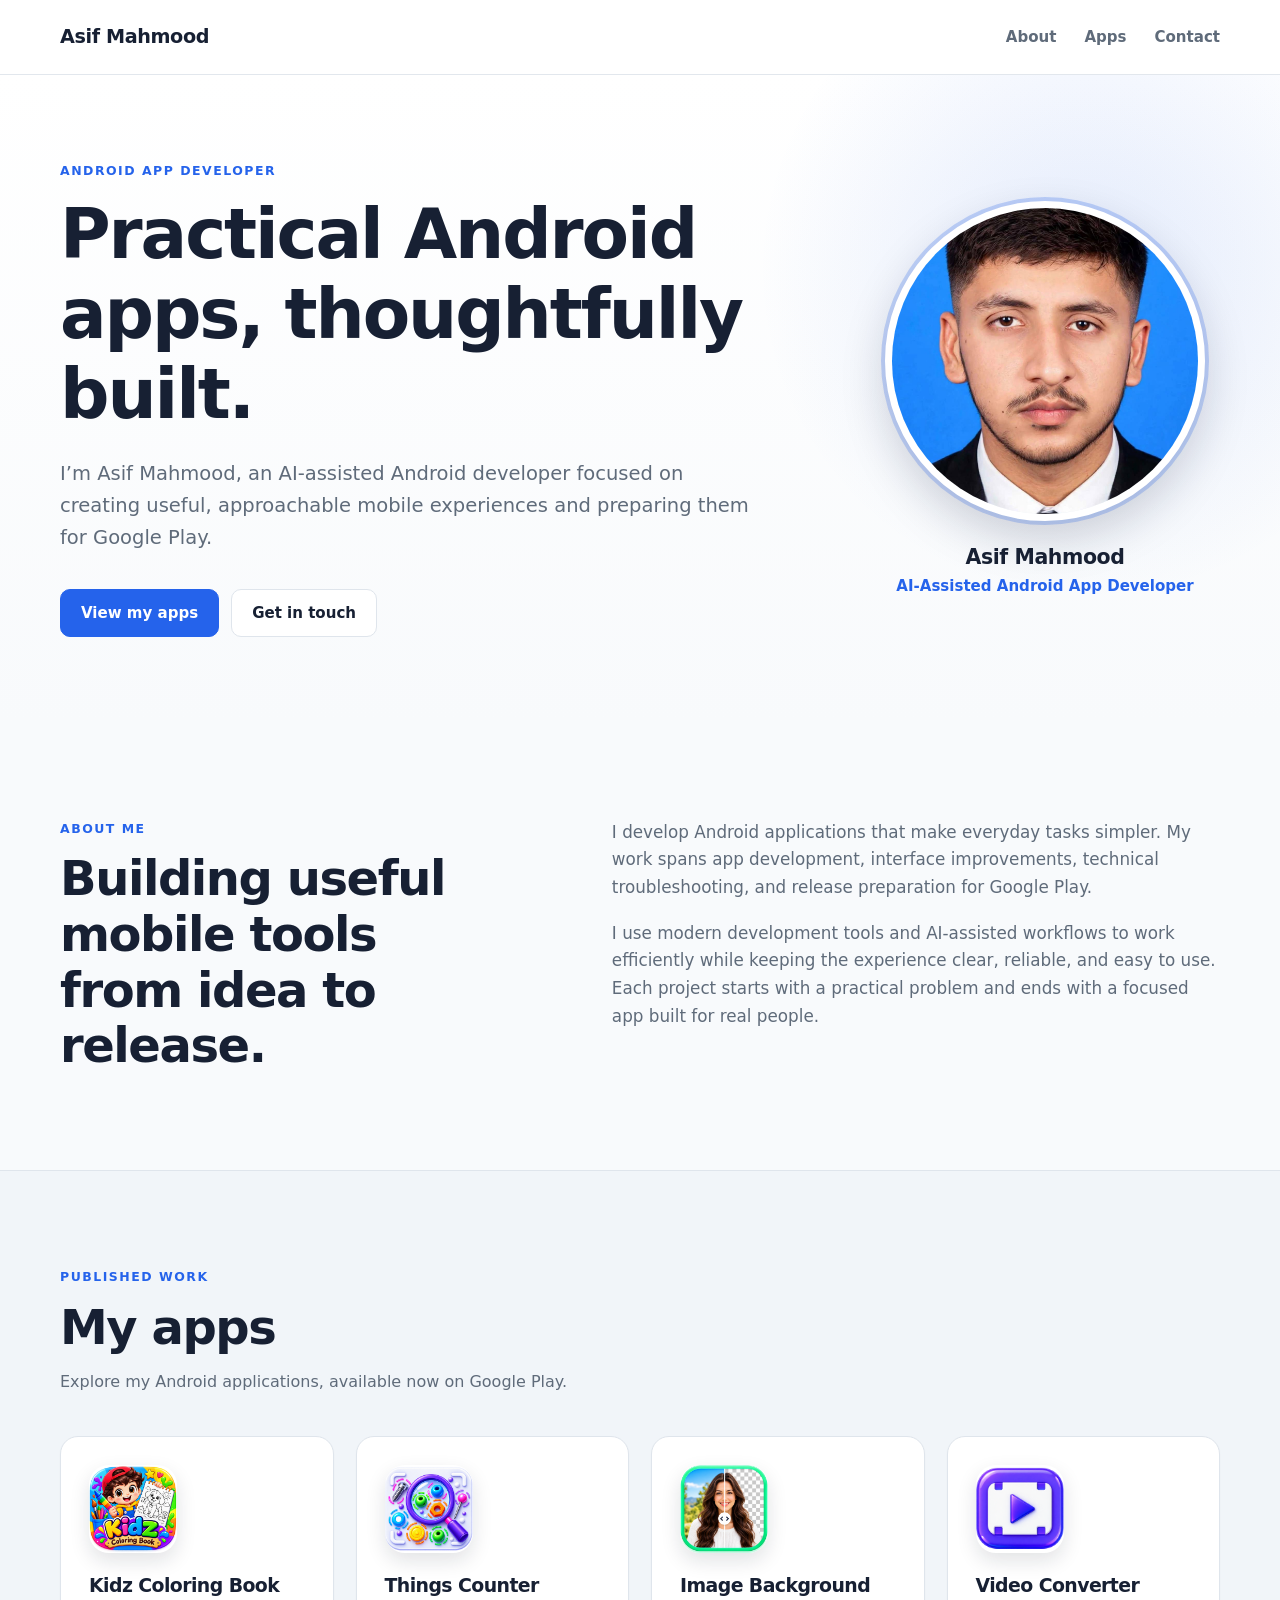
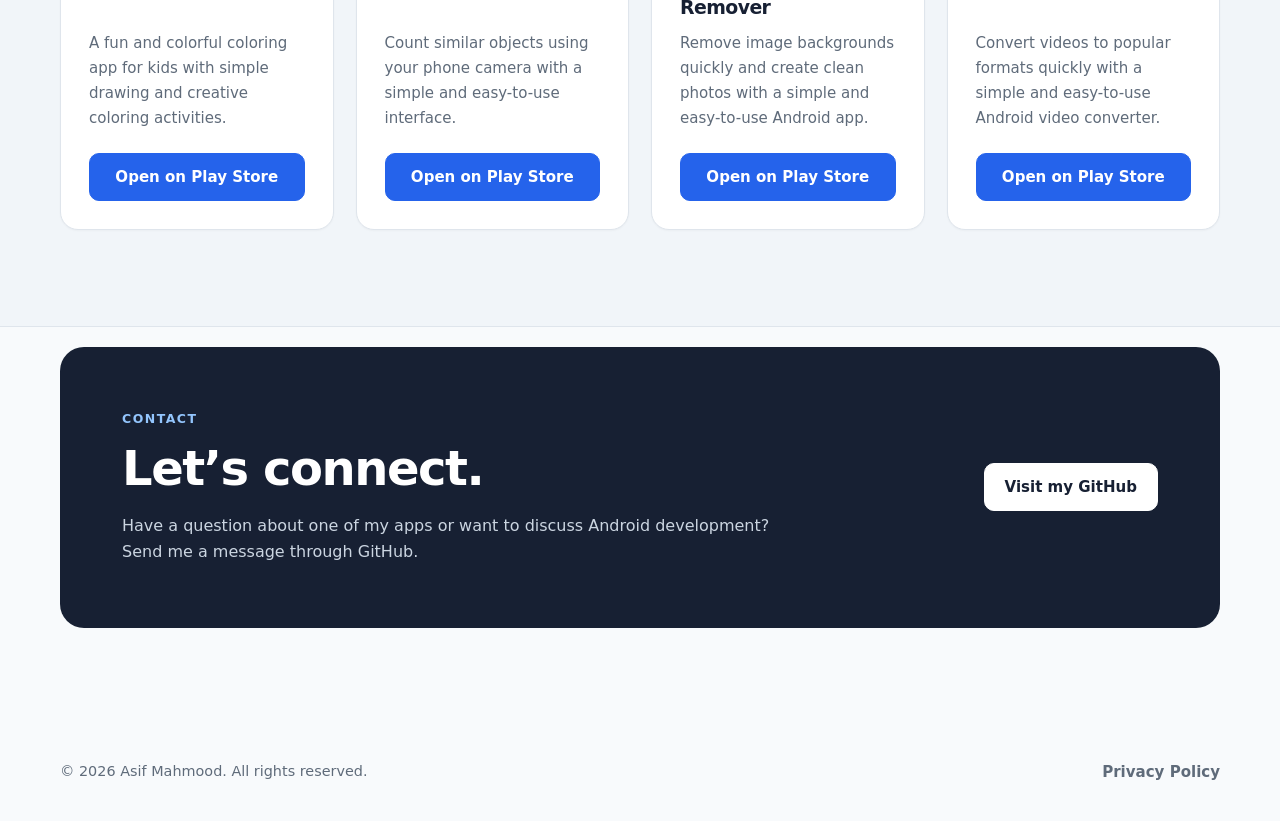
<file: index.html>
<!DOCTYPE html>
<html lang="en">
<head>
    <meta charset="UTF-8">
    <meta name="viewport" content="width=device-width, initial-scale=1.0">
    <meta name="description" content="Asif Mahmood is an Android app developer building practical, user-friendly mobile applications.">
    <meta name="theme-color" content="#f8fafc">
    <title>Asif Mahmood | Android App Developer</title>
    <link rel="icon" type="image/svg+xml" href="data:image/svg+xml,%3Csvg xmlns='http://www.w3.org/2000/svg' viewBox='0 0 64 64'%3E%3Crect width='64' height='64' rx='16' fill='%232563eb'/%3E%3Cpath d='M17 46 28 18h8l11 28h-8l-2-7H27l-2 7h-8Zm12-14h6l-3-9-3 9Z' fill='white'/%3E%3C/svg%3E">
    <link rel="stylesheet" href="styles.css">
</head>
<body>
    <a class="skip-link" href="#main-content">Skip to content</a>

    <header class="site-header">
        <div class="header-inner">
            <a class="logo" href="#top" aria-label="Asif Mahmood, home">Asif Mahmood</a>
            <nav aria-label="Main navigation">
                <a href="#about">About</a>
                <a href="#apps">Apps</a>
                <a href="#contact">Contact</a>
            </nav>
        </div>
    </header>

    <main id="main-content">
        <section class="hero" id="top">
            <div class="container hero-content">
                <div class="hero-copy">
                    <p class="eyebrow">Android App Developer</p>
                    <h1>Practical Android apps, thoughtfully built.</h1>
                    <p class="hero-intro">
                        I’m Asif Mahmood, an AI-assisted Android developer focused on creating useful,
                        approachable mobile experiences and preparing them for Google Play.
                    </p>
                    <div class="hero-actions">
                        <a class="button" href="#apps">View my apps</a>
                        <a class="button button-secondary" href="#contact">Get in touch</a>
                    </div>
                </div>

                <figure class="hero-portrait">
                    <div class="hero-portrait-image">
                        <img src="profile-photo.jfif" alt="Portrait of Asif Mahmood" width="320" height="320">
                    </div>
                    <figcaption class="hero-portrait-caption">
                        <strong>Asif Mahmood</strong>
                        <span>AI-Assisted Android App Developer</span>
                    </figcaption>
                </figure>
            </div>
        </section>

        <section class="section" id="about">
            <div class="container about-grid">
                <div>
                    <p class="eyebrow">About me</p>
                    <h2>Building useful mobile tools from idea to release.</h2>
                </div>
                <div class="about-copy">
                    <p>
                        I develop Android applications that make everyday tasks simpler. My work spans
                        app development, interface improvements, technical troubleshooting, and release
                        preparation for Google Play.
                    </p>
                    <p>
                        I use modern development tools and AI-assisted workflows to work efficiently while
                        keeping the experience clear, reliable, and easy to use. Each project starts with a
                        practical problem and ends with a focused app built for real people.
                    </p>
                </div>
            </div>
        </section>

        <section class="section section-muted" id="apps">
            <div class="container">
                <div class="section-heading">
                    <p class="eyebrow">Published work</p>
                    <h2>My apps</h2>
                    <p>Explore my Android applications, available now on Google Play.</p>
                </div>

                <div class="apps">
                    <article class="app-card">
                        <img class="app-icon" src="kidz-coloring-book.png" alt="Kidz Coloring Book app icon" width="88" height="88" loading="lazy">
                        <h3>Kidz Coloring Book</h3>
                        <p>A fun and colorful coloring app for kids with simple drawing and creative coloring activities.</p>
                        <a class="button app-link" href="https://play.google.com/store/apps/details?id=com.kidzcoloringbook" target="_blank" rel="noopener noreferrer" aria-label="Open Kidz Coloring Book on Google Play">Open on Play Store</a>
                    </article>

                    <article class="app-card">
                        <img class="app-icon" src="things-counter.png" alt="Things Counter app icon" width="88" height="88" loading="lazy">
                        <h3>Things Counter</h3>
                        <p>Count similar objects using your phone camera with a simple and easy-to-use interface.</p>
                        <a class="button app-link" href="https://play.google.com/store/apps/details?id=com.thingscounter&amp;pcampaignid=web_share" target="_blank" rel="noopener noreferrer" aria-label="Open Things Counter on Google Play">Open on Play Store</a>
                    </article>

                    <article class="app-card">
                        <img class="app-icon" src="image-background-remover.png" alt="Image Background Remover app icon" width="88" height="88" loading="lazy">
                        <h3>Image Background Remover</h3>
                        <p>Remove image backgrounds quickly and create clean photos with a simple and easy-to-use Android app.</p>
                        <a class="button app-link" href="https://play.google.com/store/apps/details?id=com.imagebackgroundremover&amp;pcampaignid=web_share" target="_blank" rel="noopener noreferrer" aria-label="Open Image Background Remover on Google Play">Open on Play Store</a>
                    </article>

                    <article class="app-card">
                        <img class="app-icon" src="video-converter.png" alt="Video Converter app icon" width="88" height="88" loading="lazy">
                        <h3>Video Converter</h3>
                        <p>Convert videos to popular formats quickly with a simple and easy-to-use Android video converter.</p>
                        <a class="button app-link" href="https://play.google.com/store/apps/details?id=com.anyvideoconverter" target="_blank" rel="noopener noreferrer" aria-label="Open Video Converter on Google Play">Open on Play Store</a>
                    </article>
                </div>
            </div>
        </section>

        <section class="section contact-section" id="contact">
            <div class="container">
                <div class="contact-card">
                    <div>
                        <p class="eyebrow">Contact</p>
                        <h2>Let’s connect.</h2>
                        <p>
                            Have a question about one of my apps or want to discuss Android development?
                            Send me a message through GitHub.
                        </p>
                    </div>
                    <a class="button button-light" href="https://github.com/AsifMahmod26" target="_blank" rel="noopener noreferrer">Visit my GitHub</a>
                </div>
            </div>
        </section>
    </main>

    <footer>
        <div class="container footer-inner">
            <p>&copy; 2026 Asif Mahmood. All rights reserved.</p>
            <a href="privacy.html">Privacy Policy</a>
        </div>
    </footer>
</body>
</html>
</file>
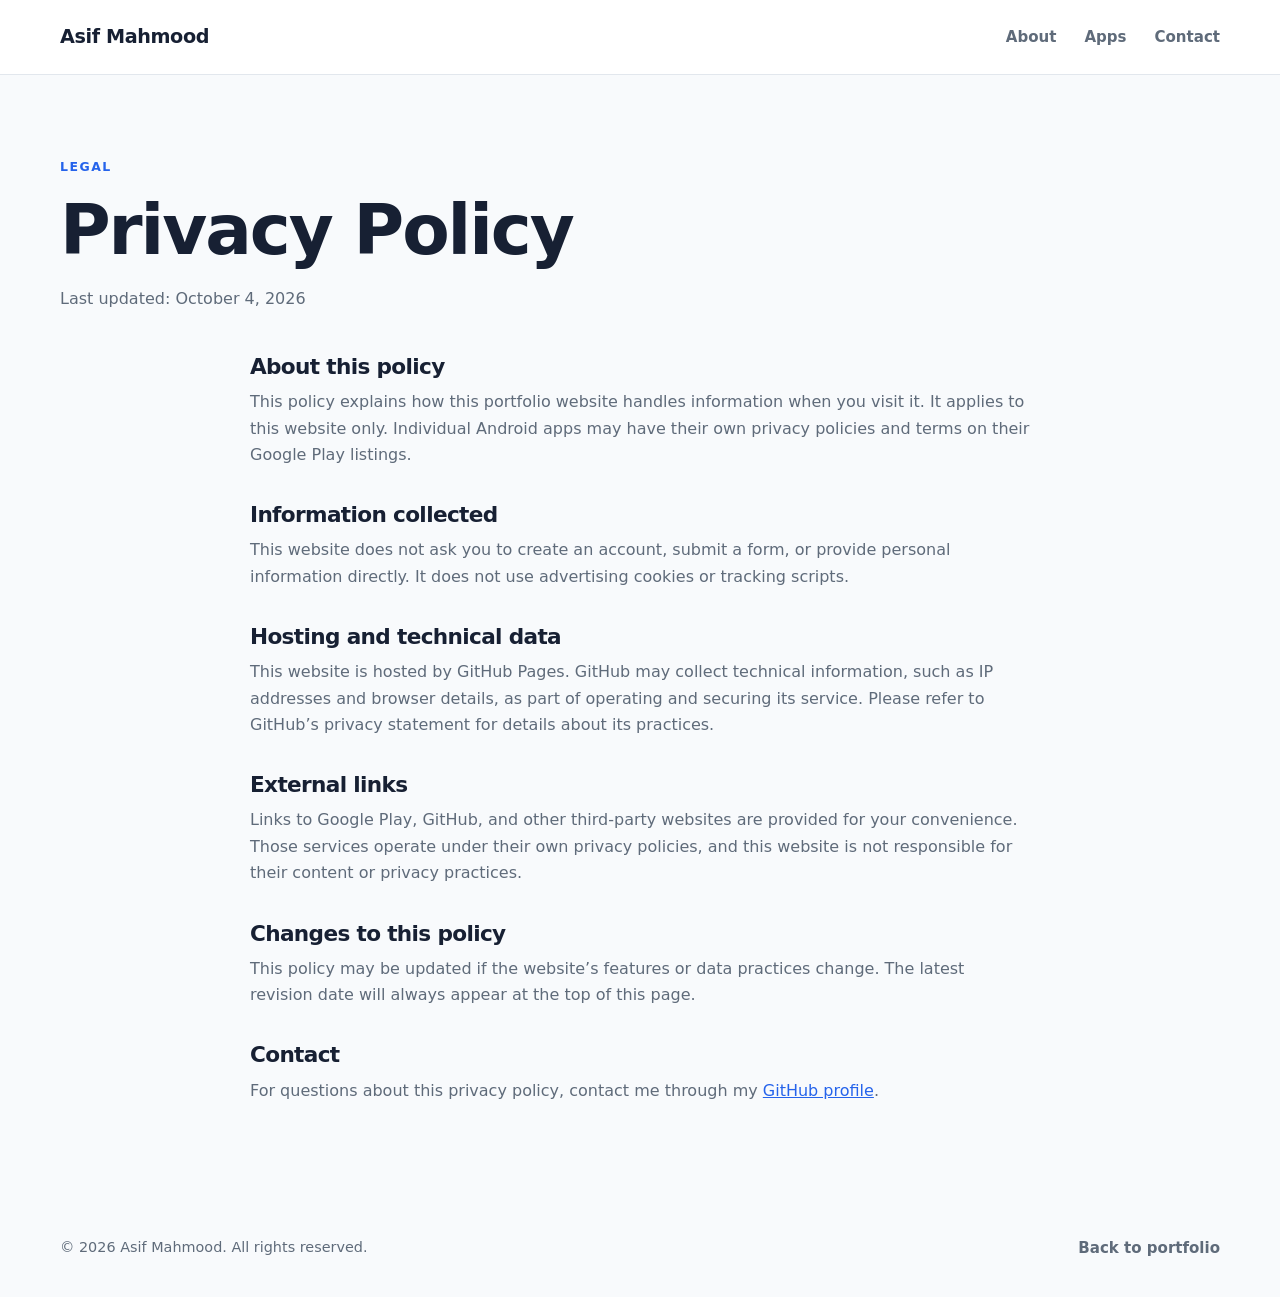
<file: privacy.html>
<!DOCTYPE html>
<html lang="en">
<head>
    <meta charset="UTF-8">
    <meta name="viewport" content="width=device-width, initial-scale=1.0">
    <meta name="description" content="Privacy policy for Asif Mahmood's portfolio website.">
    <meta name="theme-color" content="#f8fafc">
    <title>Privacy Policy | Asif Mahmood</title>
    <link rel="stylesheet" href="styles.css">
</head>
<body>
    <a class="skip-link" href="#main-content">Skip to content</a>
    <header class="site-header">
        <div class="header-inner">
            <a class="logo" href="index.html">Asif Mahmood</a>
            <nav aria-label="Privacy page navigation">
                <a href="index.html#about">About</a>
                <a href="index.html#apps">Apps</a>
                <a href="index.html#contact">Contact</a>
            </nav>
        </div>
    </header>
    <main class="policy-main" id="main-content">
        <div class="container policy-hero">
            <p class="eyebrow">Legal</p>
            <h1>Privacy Policy</h1>
            <p>Last updated: October 4, 2026</p>
        </div>
        <div class="container policy-content">
            <section>
                <h2>About this policy</h2>
                <p>This policy explains how this portfolio website handles information when you visit it. It applies to this website only. Individual Android apps may have their own privacy policies and terms on their Google Play listings.</p>
            </section>
            <section>
                <h2>Information collected</h2>
                <p>This website does not ask you to create an account, submit a form, or provide personal information directly. It does not use advertising cookies or tracking scripts.</p>
            </section>
            <section>
                <h2>Hosting and technical data</h2>
                <p>This website is hosted by GitHub Pages. GitHub may collect technical information, such as IP addresses and browser details, as part of operating and securing its service. Please refer to GitHub’s privacy statement for details about its practices.</p>
            </section>
            <section>
                <h2>External links</h2>
                <p>Links to Google Play, GitHub, and other third-party websites are provided for your convenience. Those services operate under their own privacy policies, and this website is not responsible for their content or privacy practices.</p>
            </section>
            <section>
                <h2>Changes to this policy</h2>
                <p>This policy may be updated if the website’s features or data practices change. The latest revision date will always appear at the top of this page.</p>
            </section>
            <section>
                <h2>Contact</h2>
                <p>For questions about this privacy policy, contact me through my <a href="https://github.com/AsifMahmod26" target="_blank" rel="noopener noreferrer">GitHub profile</a>.</p>
            </section>
        </div>
    </main>
    <footer>
        <div class="container footer-inner">
            <p>&copy; 2026 Asif Mahmood. All rights reserved.</p>
            <a href="index.html">Back to portfolio</a>
        </div>
    </footer>
</body>
</html>
</file>
<file: styles.css>
:root {
    --background: #f8fafc;
    --surface: #fff;
    --surface-muted: #f1f5f9;
    --text: #172033;
    --text-muted: #5f6b7a;
    --border: #dfe5ec;
    --primary: #2563eb;
    --primary-dark: #1d4ed8;
    --shadow: 0 16px 45px rgba(15, 23, 42, .08);
    --radius: 18px;
    --max-width: 1160px;
}

* { box-sizing: border-box; margin: 0; padding: 0; }
html { scroll-behavior: smooth; scroll-padding-top: 90px; }
body { min-width: 320px; background: var(--background); color: var(--text); font-family: Inter, ui-sans-serif, system-ui, -apple-system, BlinkMacSystemFont, "Segoe UI", sans-serif; font-size: 1rem; line-height: 1.65; overflow-x: hidden; }
a { color: inherit; }

.skip-link { position: fixed; top: 12px; left: 12px; z-index: 100; padding: 10px 14px; border-radius: 8px; background: var(--text); color: #fff; transform: translateY(-150%); transition: transform 160ms ease; }
.skip-link:focus { transform: translateY(0); }
.container, .header-inner { width: min(calc(100% - 40px), var(--max-width)); margin-inline: auto; }
.site-header { position: sticky; top: 0; z-index: 20; border-bottom: 1px solid rgba(223, 229, 236, .9); background: rgba(255, 255, 255, .92); backdrop-filter: blur(14px); }
.header-inner { min-height: 74px; display: flex; align-items: center; justify-content: space-between; gap: 32px; }
.logo { text-decoration: none; font-size: 1.2rem; font-weight: 750; letter-spacing: -.02em; }
nav { display: flex; align-items: center; gap: 28px; }
nav a, footer a { color: var(--text-muted); font-size: .94rem; font-weight: 600; text-decoration: none; transition: color 160ms ease; }
nav a:hover, nav a:focus-visible, footer a:hover, footer a:focus-visible { color: var(--primary); }

.hero { min-height: calc(78vh - 74px); display: grid; align-items: center; overflow: hidden; background: radial-gradient(circle at 85% 30%, rgba(37, 99, 235, .12), transparent 28%), linear-gradient(180deg, #fff 0%, var(--background) 100%); }
.hero-content { display: grid; grid-template-columns: minmax(0, 1.45fr) minmax(280px, .75fr); gap: clamp(48px, 7vw, 96px); align-items: center; padding-block: 86px; }
.hero-copy { min-width: 0; }
.eyebrow { margin-bottom: 12px; color: var(--primary); font-size: .78rem; font-weight: 800; letter-spacing: .12em; text-transform: uppercase; }
h1, h2, h3 { line-height: 1.16; letter-spacing: -.03em; }
h1 { max-width: 760px; font-size: clamp(2.7rem, 5.4vw, 4.9rem); }
h2 { font-size: clamp(2rem, 4vw, 3rem); }
.hero-intro { max-width: 690px; margin-top: 24px; color: var(--text-muted); font-size: clamp(1.06rem, 2vw, 1.22rem); }
.hero-actions { display: flex; flex-wrap: wrap; gap: 12px; margin-top: 34px; }
.hero-portrait { width: min(100%, 350px); display: flex; align-items: center; flex-direction: column; justify-self: end; }
.hero-portrait-image { width: clamp(280px, 25vw, 320px); aspect-ratio: 1; overflow: hidden; border: 7px solid #fff; border-radius: 50%; background: var(--surface-muted); box-shadow: 0 0 0 4px rgba(37, 99, 235, .24), 0 18px 45px rgba(15, 23, 42, .18); }
.hero-portrait img { display: block; width: 100%; height: 100%; object-fit: cover; object-position: center 24%; }
.hero-portrait-caption { padding: 24px 16px 0; text-align: center; }
.hero-portrait-caption strong { display: block; color: var(--text); font-size: 1.28rem; line-height: 1.25; letter-spacing: -.02em; }
.hero-portrait-caption span { display: block; margin-top: 6px; color: var(--primary); font-size: .94rem; font-weight: 650; line-height: 1.4; }
.button { display: inline-flex; min-height: 48px; align-items: center; justify-content: center; padding: 12px 20px; border: 1px solid var(--primary); border-radius: 10px; background: var(--primary); color: #fff; font-size: .94rem; font-weight: 700; line-height: 1.2; text-align: center; text-decoration: none; transition: background 160ms ease, border-color 160ms ease, transform 160ms ease, box-shadow 160ms ease; }
.button:hover { border-color: var(--primary-dark); background: var(--primary-dark); box-shadow: 0 8px 18px rgba(37, 99, 235, .2); transform: translateY(-1px); }
.button:focus-visible, a:focus-visible { outline: 3px solid rgba(37, 99, 235, .35); outline-offset: 3px; }
.button-secondary { border-color: var(--border); background: var(--surface); color: var(--text); }
.button-secondary:hover { border-color: #cbd5e1; background: var(--surface-muted); color: var(--text); box-shadow: none; }

.section { padding-block: 96px; }
.section-muted { border-block: 1px solid var(--border); background: var(--surface-muted); }
.about-grid { display: grid; grid-template-columns: minmax(0, .85fr) minmax(0, 1.15fr); gap: clamp(40px, 8vw, 110px); align-items: start; }
.about-copy { color: var(--text-muted); font-size: 1.05rem; }
.about-copy p + p { margin-top: 18px; }
.section-heading { max-width: 640px; margin-bottom: 40px; }
.section-heading > p:last-child { margin-top: 14px; color: var(--text-muted); }
.apps { display: grid; grid-template-columns: repeat(4, minmax(0, 1fr)); gap: 22px; align-items: stretch; }
.app-card { min-height: 100%; display: flex; flex-direction: column; padding: 28px; border: 1px solid var(--border); border-radius: var(--radius); background: var(--surface); box-shadow: 0 1px 2px rgba(15, 23, 42, .03); transition: border-color 180ms ease, box-shadow 180ms ease, transform 180ms ease; }
.app-card:hover { border-color: #c7d2e2; box-shadow: var(--shadow); transform: translateY(-4px); }
.app-icon { width: 88px; height: 88px; margin-bottom: 22px; border-radius: 20px; object-fit: cover; box-shadow: 0 8px 20px rgba(15, 23, 42, .12); }
.app-card h3 { min-height: 2.32em; font-size: 1.18rem; overflow-wrap: anywhere; }
.app-card p { margin: 13px 0 22px; color: var(--text-muted); font-size: .94rem; }
.app-link { width: 100%; margin-top: auto; }

.contact-section { padding-top: 20px; }
.contact-card { display: flex; align-items: center; justify-content: space-between; gap: 48px; padding: clamp(34px, 6vw, 62px); border-radius: 24px; background: var(--text); color: #fff; }
.contact-card > div { max-width: 680px; }
.contact-card .eyebrow { color: #93c5fd; }
.contact-card p:last-child { margin-top: 16px; color: #cbd5e1; }
.button-light { flex: 0 0 auto; border-color: #fff; background: #fff; color: var(--text); }
.button-light:hover { border-color: #e2e8f0; background: #e2e8f0; color: var(--text); }
footer { padding-block: 36px; }
.footer-inner { display: flex; align-items: center; justify-content: space-between; gap: 20px; color: var(--text-muted); font-size: .9rem; }

.policy-main { min-height: calc(100vh - 147px); }
.policy-hero { padding-block: 82px 42px; }
.policy-hero p:last-child { margin-top: 16px; color: var(--text-muted); }
.policy-content { max-width: 780px; padding-bottom: 96px; }
.policy-content section + section { margin-top: 34px; }
.policy-content h2 { margin-bottom: 10px; font-size: 1.35rem; }
.policy-content p { color: var(--text-muted); }
.policy-content a { color: var(--primary); }

@media (max-width: 980px) {
    .hero-content { grid-template-columns: minmax(0, 1.25fr) minmax(240px, .75fr); gap: 40px; }
    .apps { grid-template-columns: repeat(2, minmax(0, 1fr)); }
}
@media (max-width: 720px) {
    .container, .header-inner { width: min(calc(100% - 32px), var(--max-width)); }
    .header-inner { min-height: 68px; gap: 18px; }
    .logo { font-size: 1.05rem; }
    nav { gap: 14px; }
    nav a { font-size: .84rem; }
    .hero { min-height: auto; }
    .hero-content { grid-template-columns: 1fr; gap: 52px; padding-block: 72px 86px; }
    .hero-portrait { width: min(100%, 350px); justify-self: center; }
    .hero-portrait-image { width: min(78vw, 300px); }
    .section { padding-block: 72px; }
    .about-grid { grid-template-columns: 1fr; gap: 28px; }
    .contact-section { padding-top: 8px; }
    .contact-card { align-items: flex-start; flex-direction: column; gap: 28px; }
}
@media (max-width: 540px) {
    .header-inner { min-height: 80px; align-items: flex-start; flex-direction: column; justify-content: center; gap: 4px; padding-block: 10px; }
    nav { width: 100%; justify-content: space-between; }
    .hero-content { padding-block: 62px 76px; }
    .hero-portrait-image { width: min(76vw, 280px); border-width: 6px; }
    .hero-portrait-caption { padding: 21px 12px 0; }
    .hero-actions, .hero-actions .button { width: 100%; }
    .apps { grid-template-columns: 1fr; }
    .app-card h3 { min-height: 0; }
    .contact-card .button { width: 100%; }
    .footer-inner { align-items: flex-start; flex-direction: column; gap: 8px; }
    .policy-hero { padding-block: 64px 32px; }
    .policy-content { padding-bottom: 72px; }
}
@media (prefers-reduced-motion: reduce) {
    html { scroll-behavior: auto; }
    *, *::before, *::after { scroll-behavior: auto !important; transition-duration: .01ms !important; }
}
</file>
